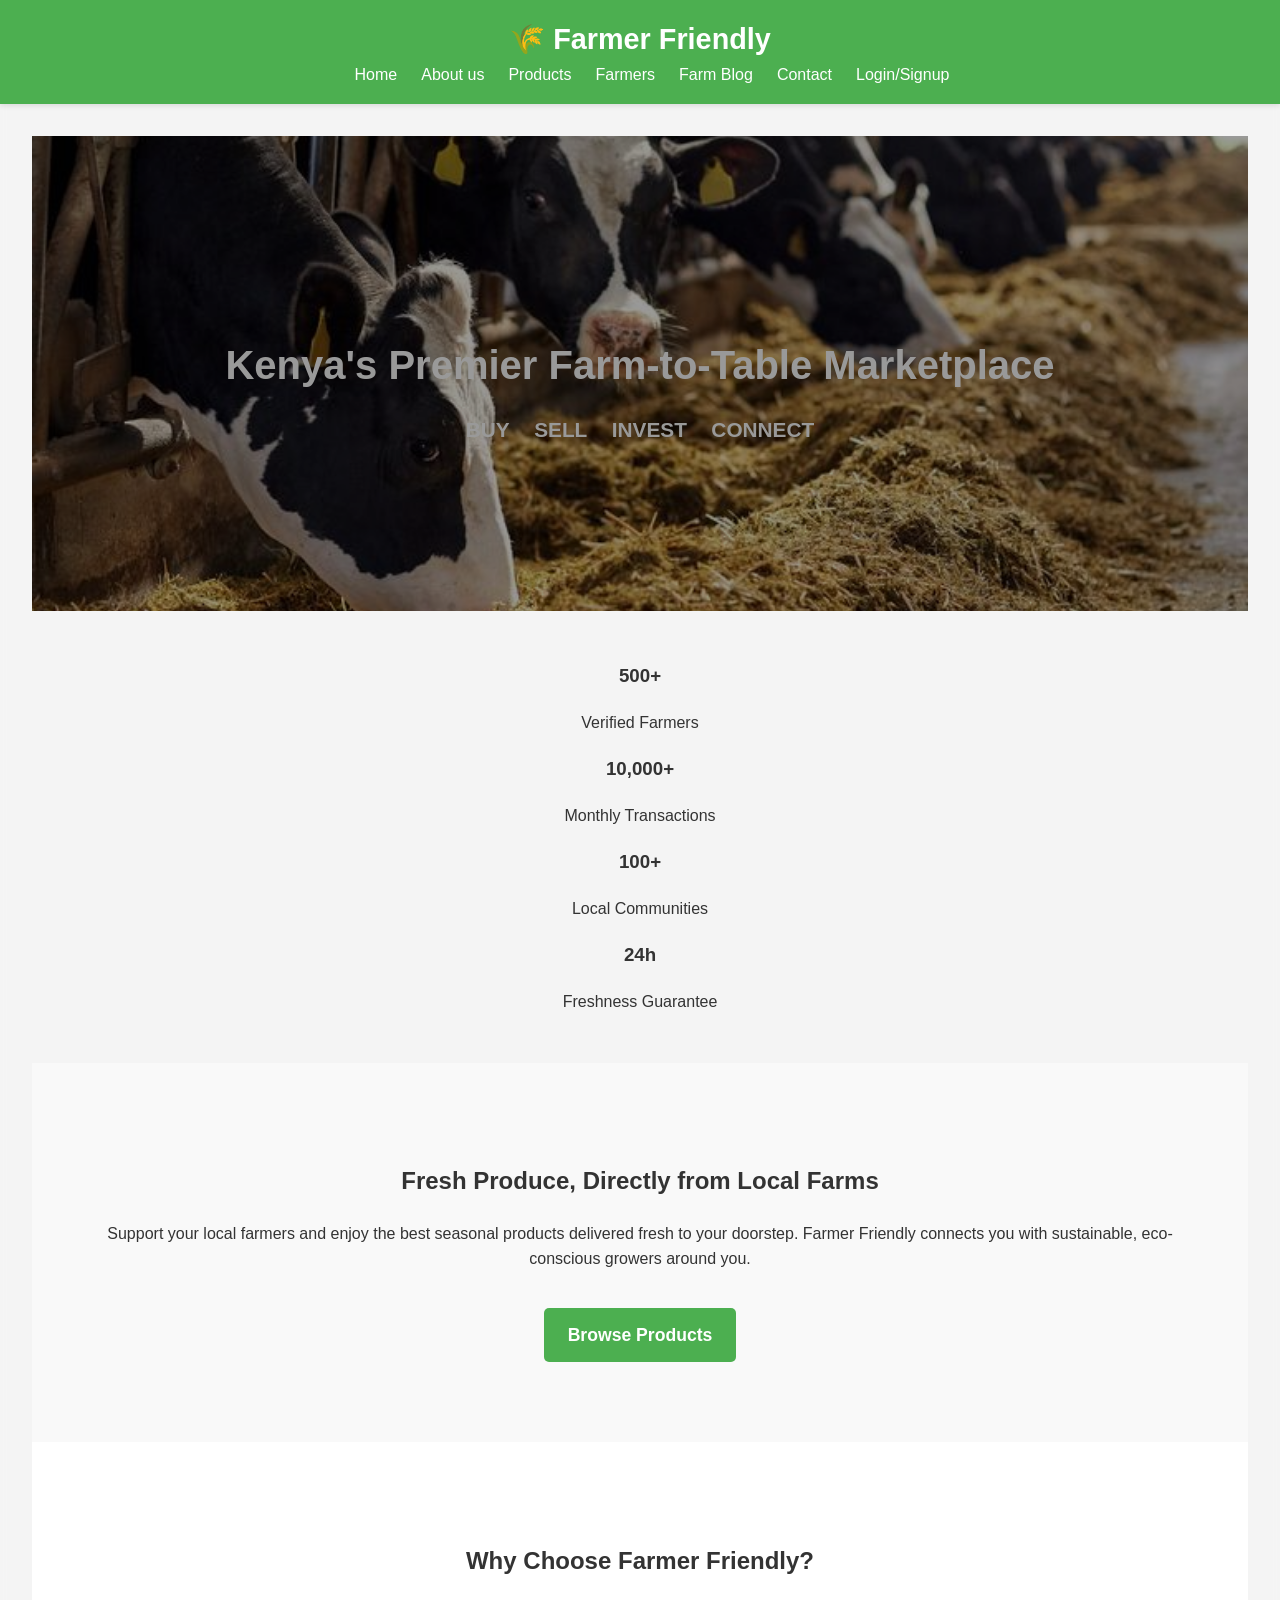
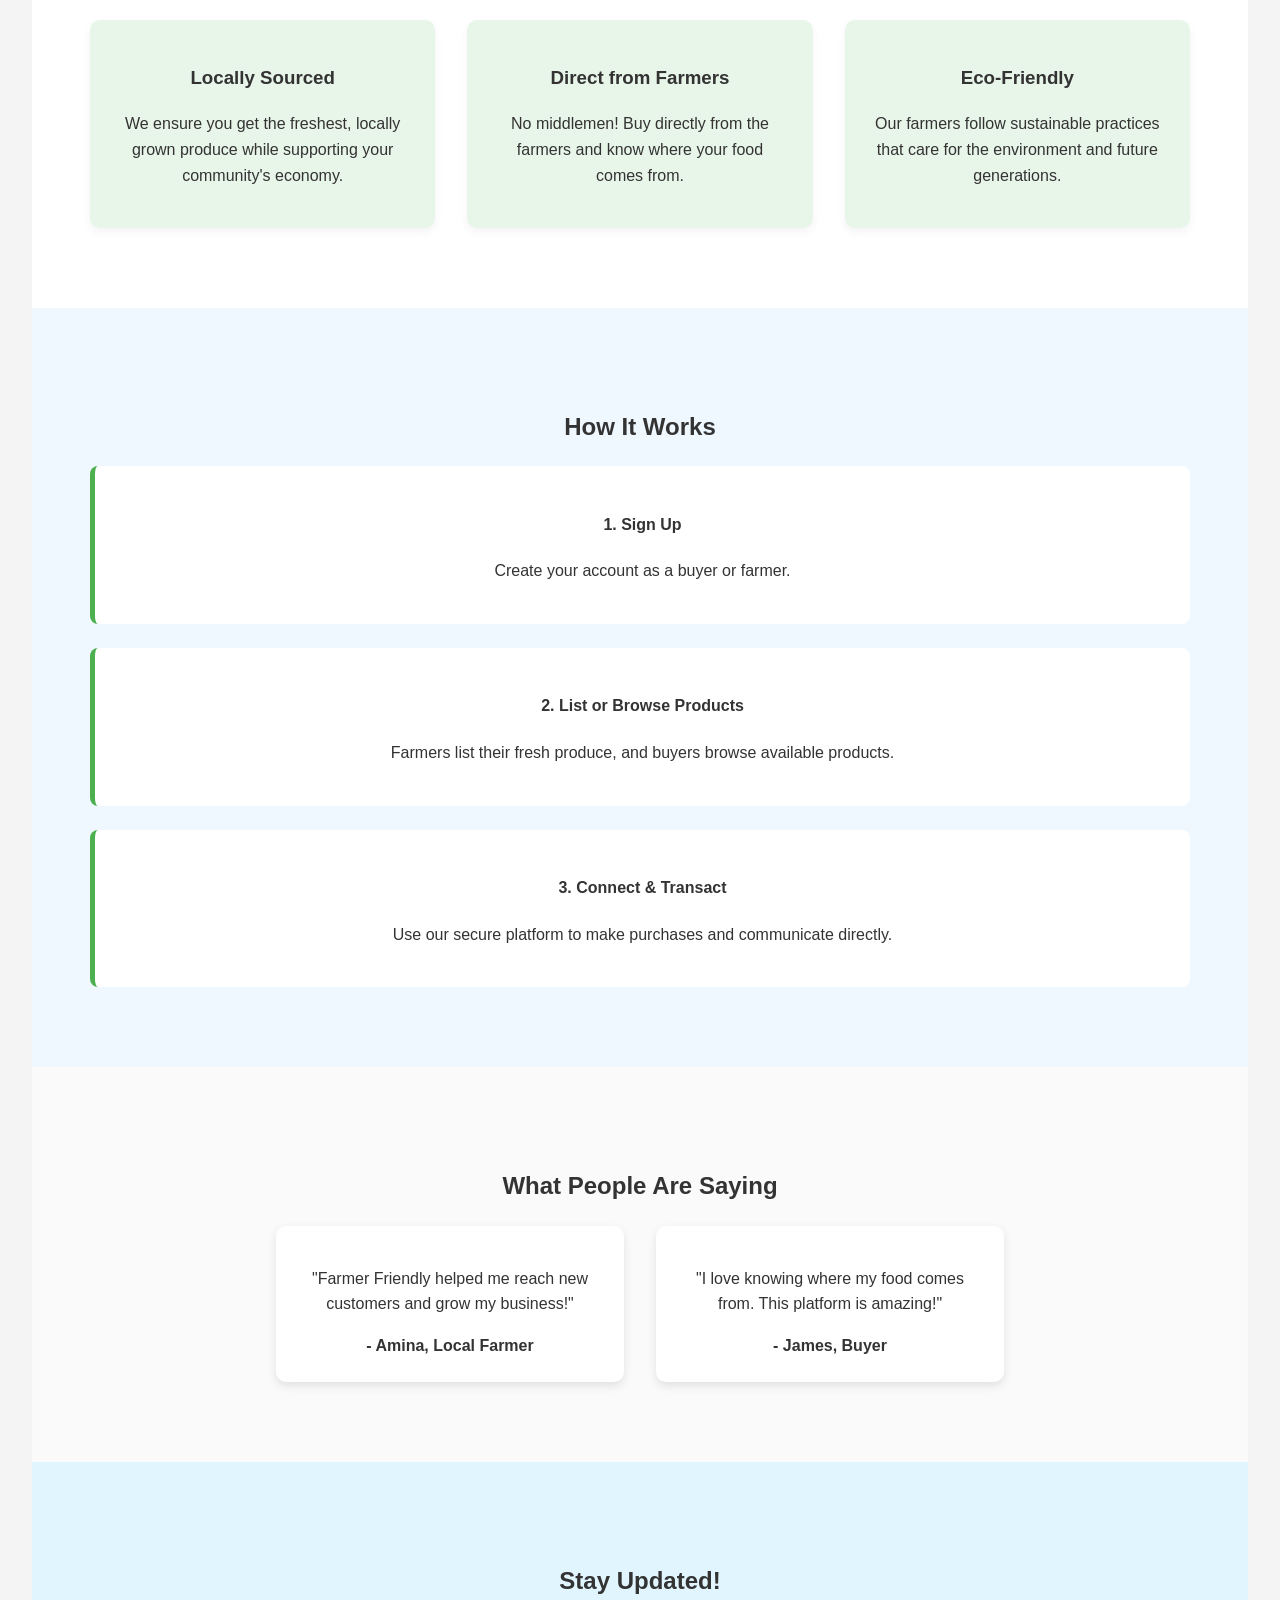
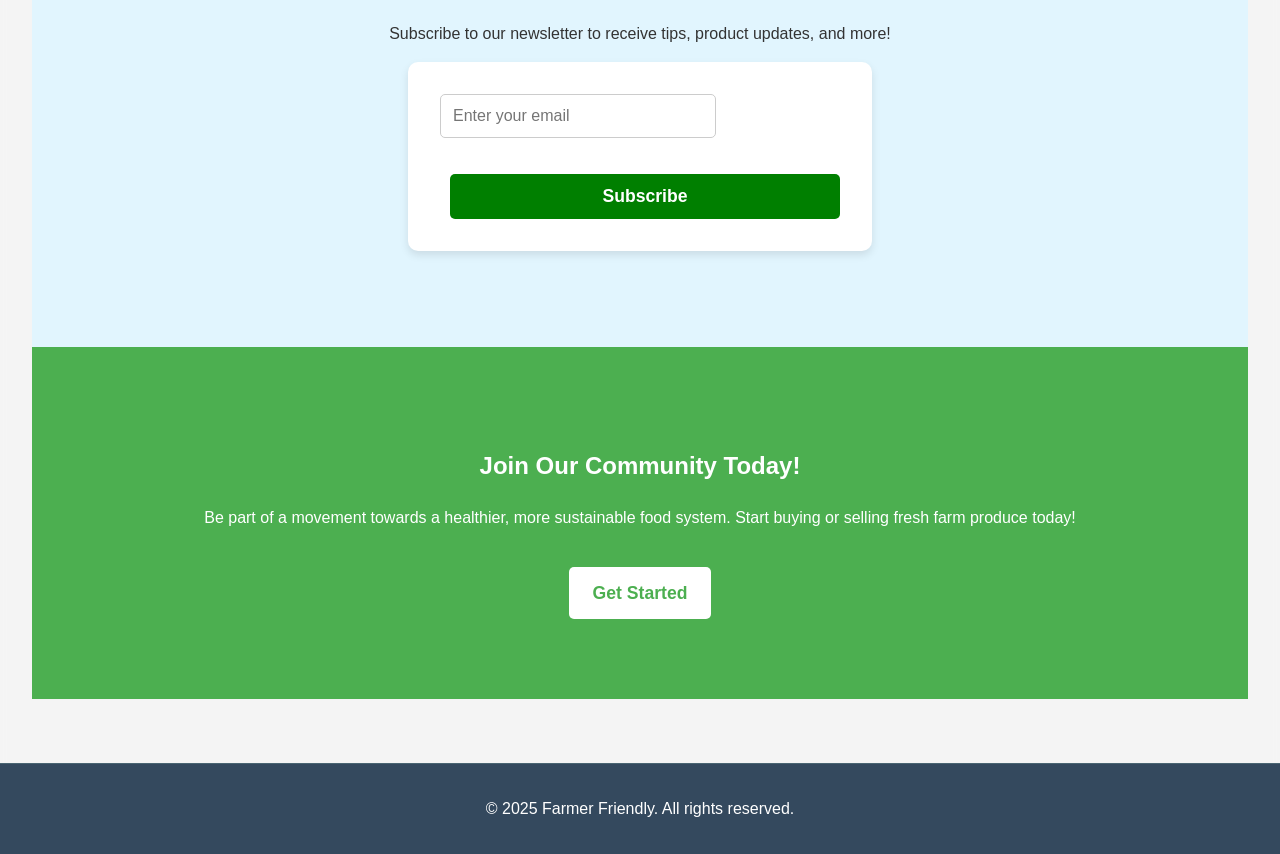
<file: farmer_friendly/index.html>
<!DOCTYPE html>
<html lang="en">
<head>
    <meta charset="UTF-8">
    <meta name="viewport" content="width=device-width, initial-scale=1.0">
    <title>Home - Farmer Friendly</title>
    <link rel="stylesheet" href="Rizz.css">
    <link rel="stylesheet" href="https://cdnjs.cloudflare.com/ajax/libs/font-awesome/6.0.0/css/all.min.css">
    </head>
</head>
<body>
    <header>
        <h1>🌾 Farmer Friendly</h1>
        <nav>
            <ul>
                <li><a href="index.html">Home</a></li>
                <li><a href="about us.html">About us</a></li>
                <li><a href="products.html">Products</a></li>
                <li><a href="farmers.html">Farmers</a></li>
                <li><a href="blog.html">Farm Blog</a></li>
                <li><a href="contact.html">Contact</a></li>
                <li><a href="login.html">Login/Signup</a></li>
            </ul>
        </nav>
    </header>

    <main>
        <!-- Hero Section -->
        <section class="hero">
            <div class="sliding-banner">
                <div class="banner-content">
                    <h1>Kenya's Premier Farm-to-Table Marketplace</h1>
                    <div class="sliding-words">
                        <span>BUY</span>
                        <span>SELL</span>
                        <span>INVEST</span>
                        <span>CONNECT</span>
                    </div>
                    </div>
                </div>
            </div>
        </section>
 <!-- Stats Bar -->
 <section class="stats-bar">
    <div class="container">
        <div class="stat-item">
            <h3>500+</h3>
            <p>Verified Farmers</p>
        </div>
        <div class="stat-item">
            <h3>10,000+</h3>
            <p>Monthly Transactions</p>
        </div>
        <div class="stat-item">
            <h3>100+</h3>
            <p>Local Communities</p>
        </div>
        <div class="stat-item">
            <h3>24h</h3>
            <p>Freshness Guarantee</p>
        </div>
    </div>
</section>
         
        <!-- Welcome Section -->
        <section class="welcome">
            <div class="container">
                <h2>Fresh Produce, Directly from Local Farms</h2>
                <p>Support your local farmers and enjoy the best seasonal products delivered fresh to your doorstep. Farmer Friendly connects you with sustainable, eco-conscious growers around you.</p>
                <a href="products.html" class="btn">Browse Products</a>
            </div>
        </section>

        <!-- Features Section -->
        <section class="features">
            <div class="container">
                <h2>Why Choose Farmer Friendly?</h2>
                <div class="feature-grid">
                    <div class="feature-item">
                        <h3>Locally Sourced</h3>
                        <p>We ensure you get the freshest, locally grown produce while supporting your community's economy.</p>
                    </div>
                    <div class="feature-item">
                        <h3>Direct from Farmers</h3>
                        <p>No middlemen! Buy directly from the farmers and know where your food comes from.</p>
                    </div>
                    <div class="feature-item">
                        <h3>Eco-Friendly</h3>
                        <p>Our farmers follow sustainable practices that care for the environment and future generations.</p>
                    </div>
                </div>
            </div>
        </section>

        <!-- How It Works Section -->
    <section class="how-it-works">
        <div class="container">
            <h2>How It Works</h2>
            <div class="steps">
                <div class="step">
                    <h4>1. Sign Up</h4>
                    <p>Create your account as a buyer or farmer.</p>
                </div>
                <div class="step">
                    <h4>2. List or Browse Products</h4>
                    <p>Farmers list their fresh produce, and buyers browse available products.</p>
                </div>
                <div class="step">
                    <h4>3. Connect & Transact</h4>
                    <p>Use our secure platform to make purchases and communicate directly.</p>
                </div>
            </div>
        </div>
    </section>

    <!-- Testimonials Section -->
    <section class="testimonials">
        <div class="container">
            <h2>What People Are Saying</h2>
            <div class="testimonial-grid">
                <div class="testimonial">
                    <p>"Farmer Friendly helped me reach new customers and grow my business!"</p>
                    <strong>- Amina, Local Farmer</strong>
                </div>
                <div class="testimonial">
                    <p>"I love knowing where my food comes from. This platform is amazing!"</p>
                    <strong>- James, Buyer</strong>
                </div>
            </div>
        </div>
    </section>

        <!-- Newsletter Section -->
    <section class="newsletter">
        <div class="container">
            <h2>Stay Updated!</h2>
            <p>Subscribe to our newsletter to receive tips, product updates, and more!</p>
            <form action="subscribe.php" method="post" class="newsletter-form">
                <input type="email" name="email" placeholder="Enter your email" required>
                <button type="submit" class="btn">Subscribe</button>
            </form>
        </div>
    </section>
        <!-- Call to Action Section -->
        <section class="cta">
            <div class="container">
                <h2>Join Our Community Today!</h2>
                <p>Be part of a movement towards a healthier, more sustainable food system. Start buying or selling fresh farm produce today!</p>
                               
                <a href="register.html" class="btn">Get Started</a>
            </div>
        </section>
        
    </main>
    <footer>     
        <p>&copy; 2025 Farmer Friendly. All rights reserved.</p>
    </footer>
    <script src="script.js"></script>
</body>
</html>
</file>
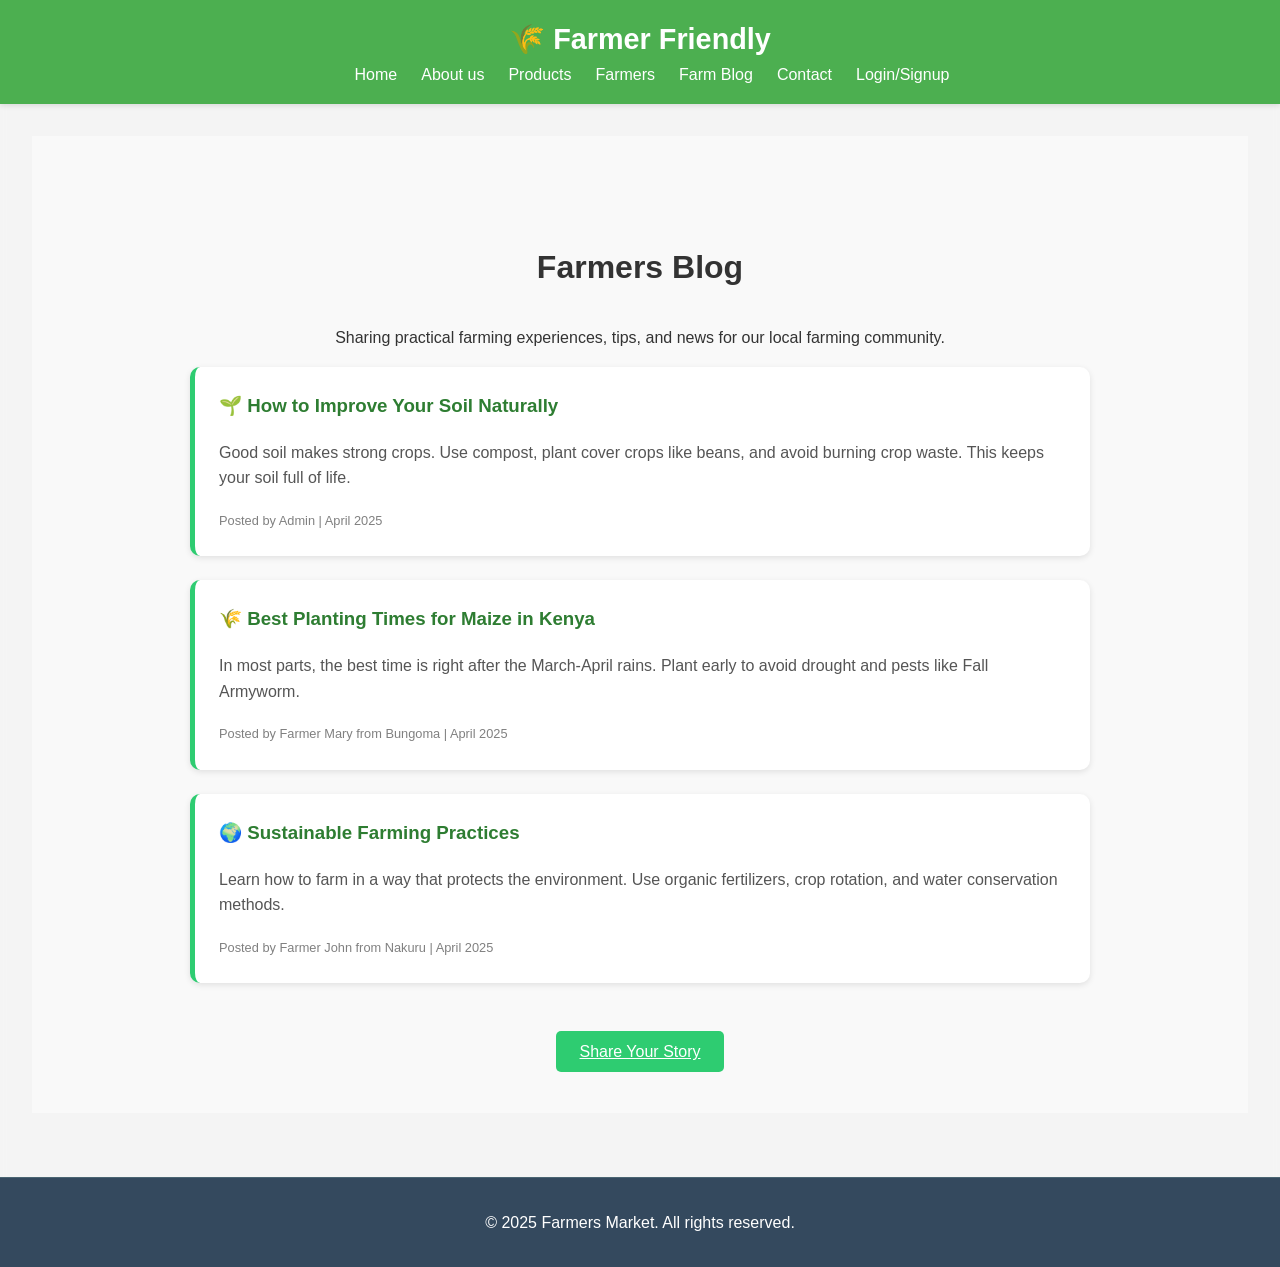
<file: farmer_friendly/Blog.html>
<!DOCTYPE html>
<html lang="en">
<head>
    <meta charset="UTF-8">
    <meta name="viewport" content="width=device-width, initial-scale=1.0">
    <title>Cart- Farmer Friendly</title>
    <link rel="stylesheet" href="Rizz.css">
    <link rel="stylesheet" href="https://cdnjs.cloudflare.com/ajax/libs/font-awesome/6.0.0/css/all.min.css">
</head>
<body>
    <header>
        <h1>🌾 Farmer Friendly</h1>
        <nav>
            <ul>
                <li><a href="index.html">Home</a></li>
                <li><a href="about us.html">About us</a></li>
                <li><a href="products.html">Products</a></li>
                <li><a href="farmers.html">Farmers</a></li>
                <li><a href="blog.html">Farm Blog</a></li>
                <li><a href="contact.html">Contact</a></li>
                <li><a href="login.html">Login/Signup</a></li>
            </ul>
        </nav>
    </header>
    
    <main>
   </section>
        <section class="blog-section">
          <div class="container">
            <h2>Farmers Blog</h2>
            <p>Sharing practical farming experiences, tips, and news for our local farming community.</p>
            
            <div class="blog-post">
              <h3>🌱 How to Improve Your Soil Naturally</h3>
              <p>Good soil makes strong crops. Use compost, plant cover crops like beans, and avoid burning crop waste. This keeps your soil full of life.</p>
              <small>Posted by Admin | April 2025</small>
            </div>
        
            <div class="blog-post">
              <h3>🌾 Best Planting Times for Maize in Kenya</h3>
              <p>In most parts, the best time is right after the March-April rains. Plant early to avoid drought and pests like Fall Armyworm.</p>
              <small>Posted by Farmer Mary from Bungoma | April 2025</small>
            </div>
           
            <div class="blog-post">
              <h3>🌍 Sustainable Farming Practices</h3>
                <p>Learn how to farm in a way that protects the environment. Use organic fertilizers, crop rotation, and water conservation methods.</p>
          
                <small>Posted by Farmer John from Nakuru | April 2025</small>
            </div>
        </div>
              <a href="submit_blog.html" class="btn-green">Share Your Story</a>
            </div>
          </section>
                    

    </main>




    <footer>
        <p>&copy; 2025 Farmers Market. All rights reserved.</p>
    </footer>
    <script src="script.js"></script>
</body>
</html>
</file>
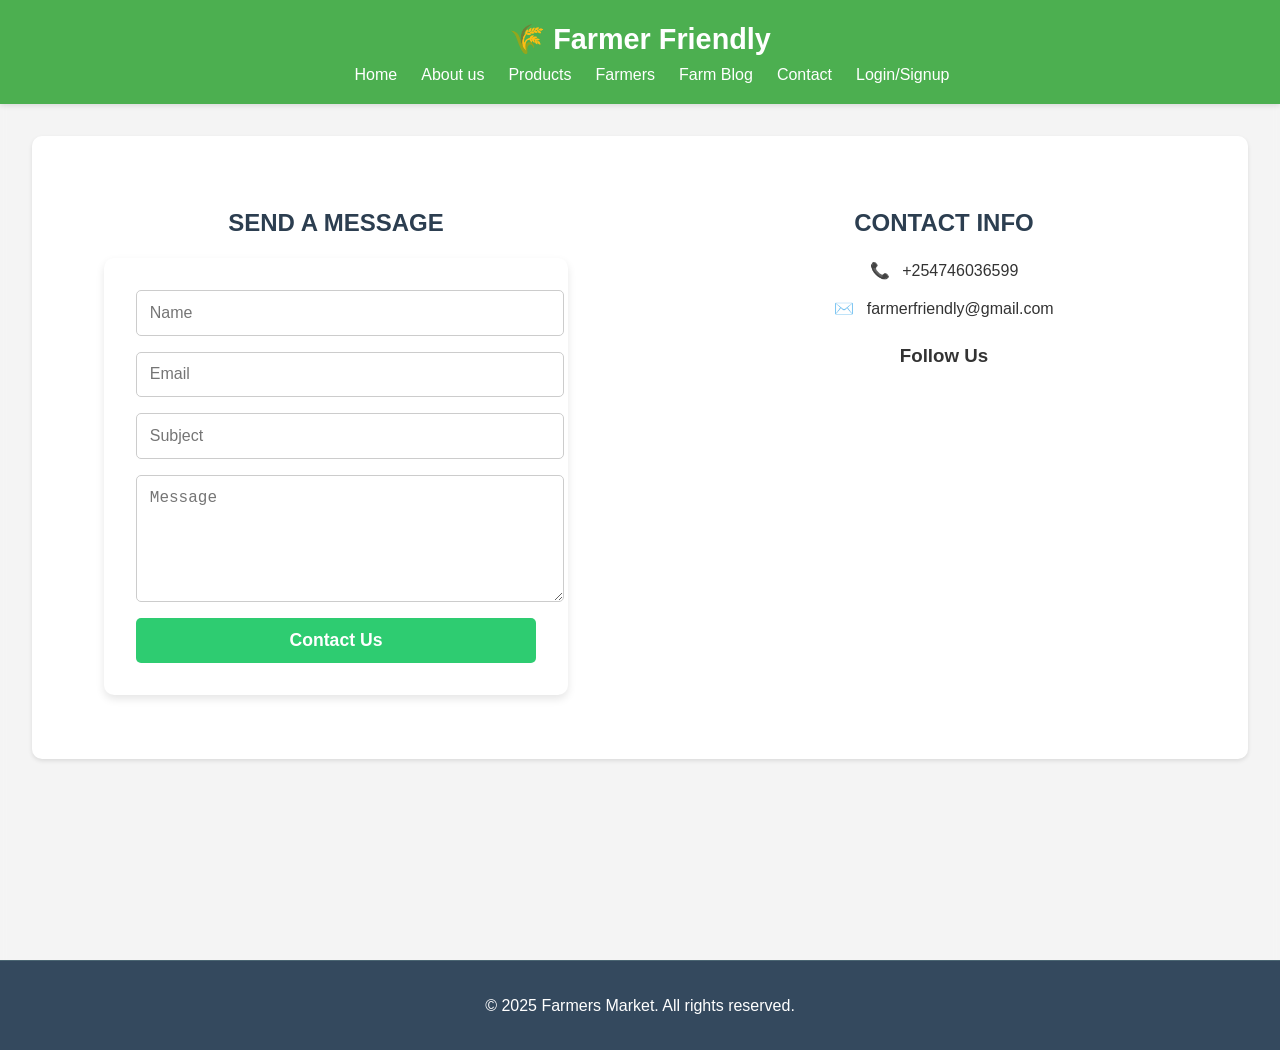
<file: farmer_friendly/Contact.html>
<!DOCTYPE html>
<html lang="en">
<head>
    <meta charset="UTF-8">
    <meta name="viewport" content="width=device-width, initial-scale=1.0">
    <title>Contact - Farmer Friendly</title>
    <link rel="stylesheet" href="Rizz.css">
    <link rel="stylesheet" href="https://cdnjs.cloudflare.com/ajax/libs/font-awesome/6.0.0/css/all.min.css">
    
<link
rel="stylesheet"
href="https://cdnjs.cloudflare.com/ajax/libs/font-awesome/6.5.0/css/all.min.css"
/>

</head>
<body>
    <header>
        <h1>🌾 Farmer Friendly</h1>
        <nav>
            <ul>
                <li><a href="index.html">Home</a></li>
                <li><a href="about us.html">About us</a></li>
                <li><a href="products.html">Products</a></li>
                <li><a href="farmers.html">Farmers</a></li>
                <li><a href="blog.html">Farm Blog</a></li>
                <li><a href="contact.html">Contact</a></li>
                <li><a href="login.html">Login/Signup</a></li>    
            </ul>
        </nav>
    </header>
    
    <main>
        <section class="contact-section">
            <div class="contact-container">
              <div class="contact-form">
                <h2>SEND A MESSAGE</h2>
                <form>
                    <form action="send_mail.php" method="POST">
                        <input type="text" name="name" placeholder="Name" required>
                        <input type="email" name="email" placeholder="Email" required>
                        <input type="text" name="subject" placeholder="Subject" required>
                        <textarea name="message" placeholder="Message" rows="6" required></textarea>
                        <button type="submit" class="btn-green">Contact Us</button>
                      </form>
              </div>
            <div class="contact-info">
               <h2>CONTACT INFO</h2>
               <p><span class="icon">📞</span> +254746036599</p>
               <p><span class="icon">✉️</span> farmerfriendly@gmail.com</p>
               <h3>Follow Us</h3>               
              </div>               
            </div>
     </div>
         </div>  
                  </div>
    </div>
        </section>
    </main>    
    <footer>
        <p>&copy; 2025 Farmers Market. All rights reserved.</p>
    </footer>
    <script src="script.js"></script>
</body>
</html>
</file>
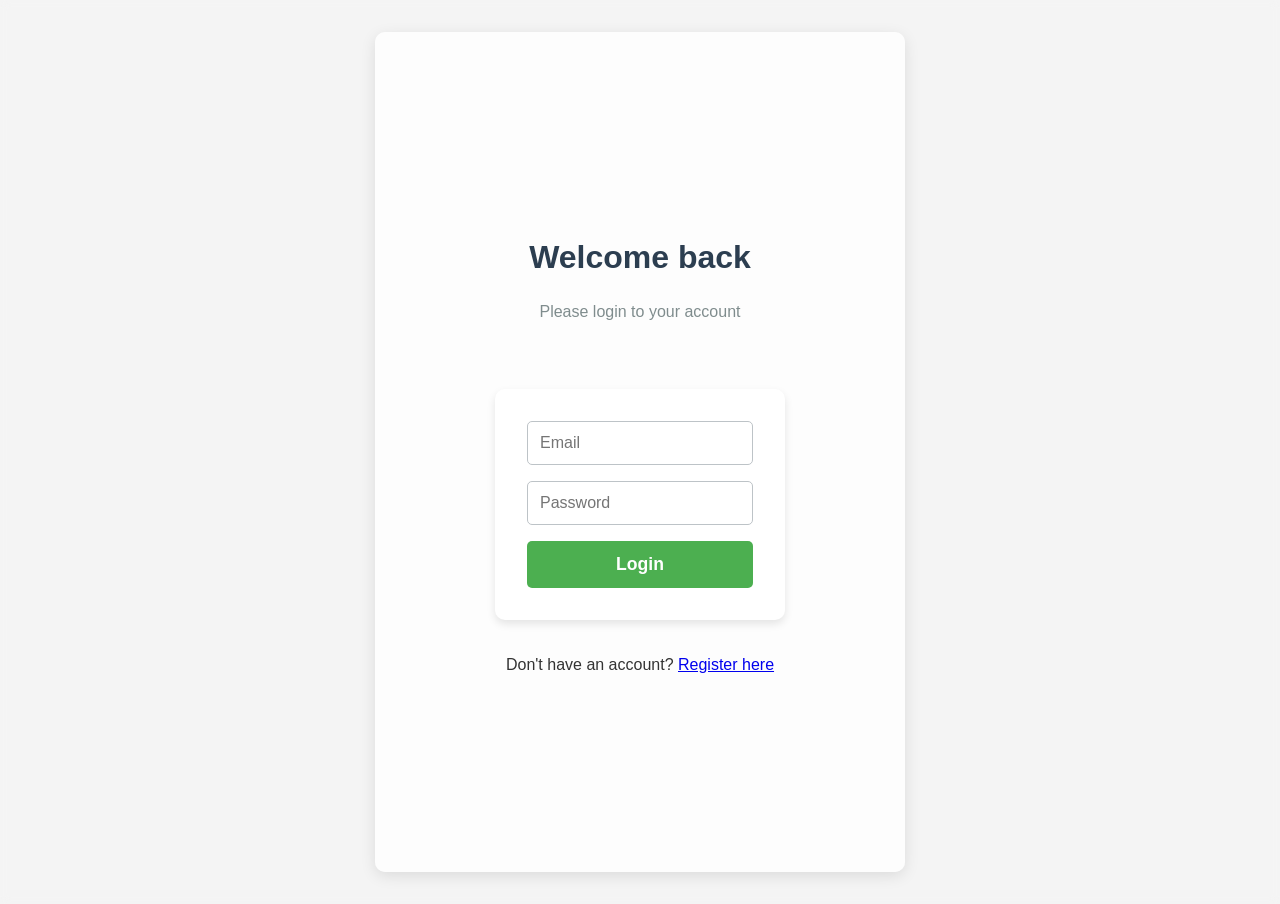
<file: farmer_friendly/login.html>
<!DOCTYPE html>
<html lang="en">
<head>
    <meta charset="UTF-8">
    <meta name="viewport" content="width=device-width, initial-scale=1.0">
    <title>Login - Farmer Friendly</title>
    <link rel="stylesheet" href="Rizz.css">
    <link rel="stylesheet" href="https://cdnjs.cloudflare.com/ajax/libs/font-awesome/6.0.0/css/all.min.css">
</head>
      <body>
                <div class="login-background">

    <main class="login-container">
        <div class="login-header">
            <h1>Welcome back</h1>
            <p>Please login to your account</p>
        </div>
        <form action="login.php" method="POST">
            <input type="email" name="email" placeholder="Email" required>
            <input type="password" name="password" placeholder="Password" required>
            <button type="submit">Login</button>
        </form>
        <div class="login-footer">
            <p>Don't have an account? <a href="register.html">Register here</a></p>
        </div>
    </main>
    <script src="script.js"></script>
</body>
</html>
</file>
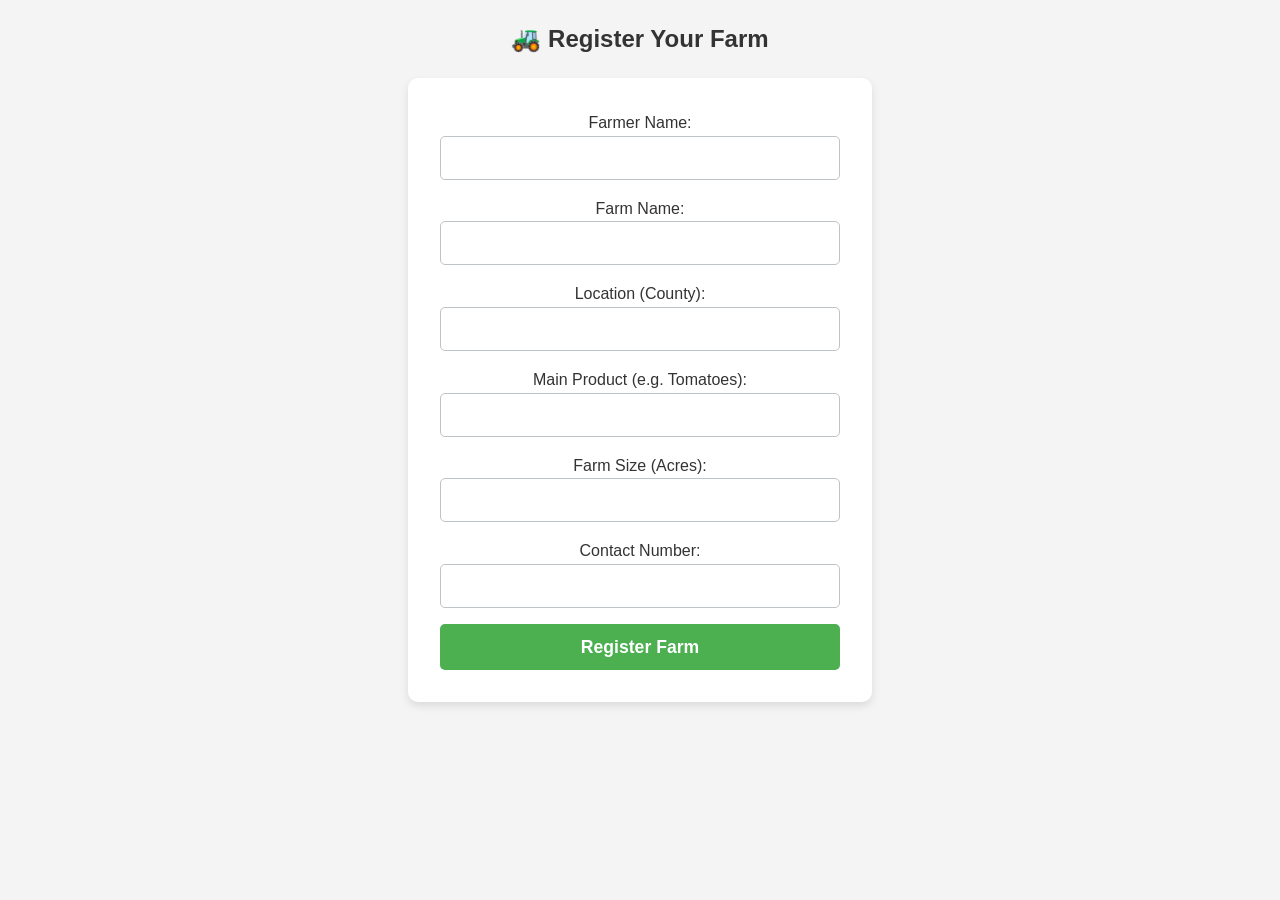
<file: farmer_friendly/register_farm.html>
<!DOCTYPE html>
<html lang="en">
<head>
  <meta charset="UTF-8">
  <title>Register Your Farm - Farmer Friendly</title>
  <link rel="stylesheet" href="Rizz.css">
</head>
<body>
  <h2>🚜 Register Your Farm</h2>
  <form action="register_farm.php" method="POST">
    <label for="farmer_name">Farmer Name:</label>
    <input type="text" id="farmer_name" name="farmer_name" required>

    <label for="farm_name">Farm Name:</label>
    <input type="text" id="farm_name" name="farm_name" required>

    <label for="location">Location (County):</label>
    <input type="text" id="location" name="location" required>

    <label for="product">Main Product (e.g. Tomatoes):</label>
    <input type="text" id="product" name="product" required>

    <label for="size">Farm Size (Acres):</label>
    <input type="number" id="size" name="size" step="0.1" required>

    <label for="contact">Contact Number:</label>
    <input type="text" id="contact" name="contact" required>

    <button type="submit">Register Farm</button>
  </form>
</body>
</html>
</file>
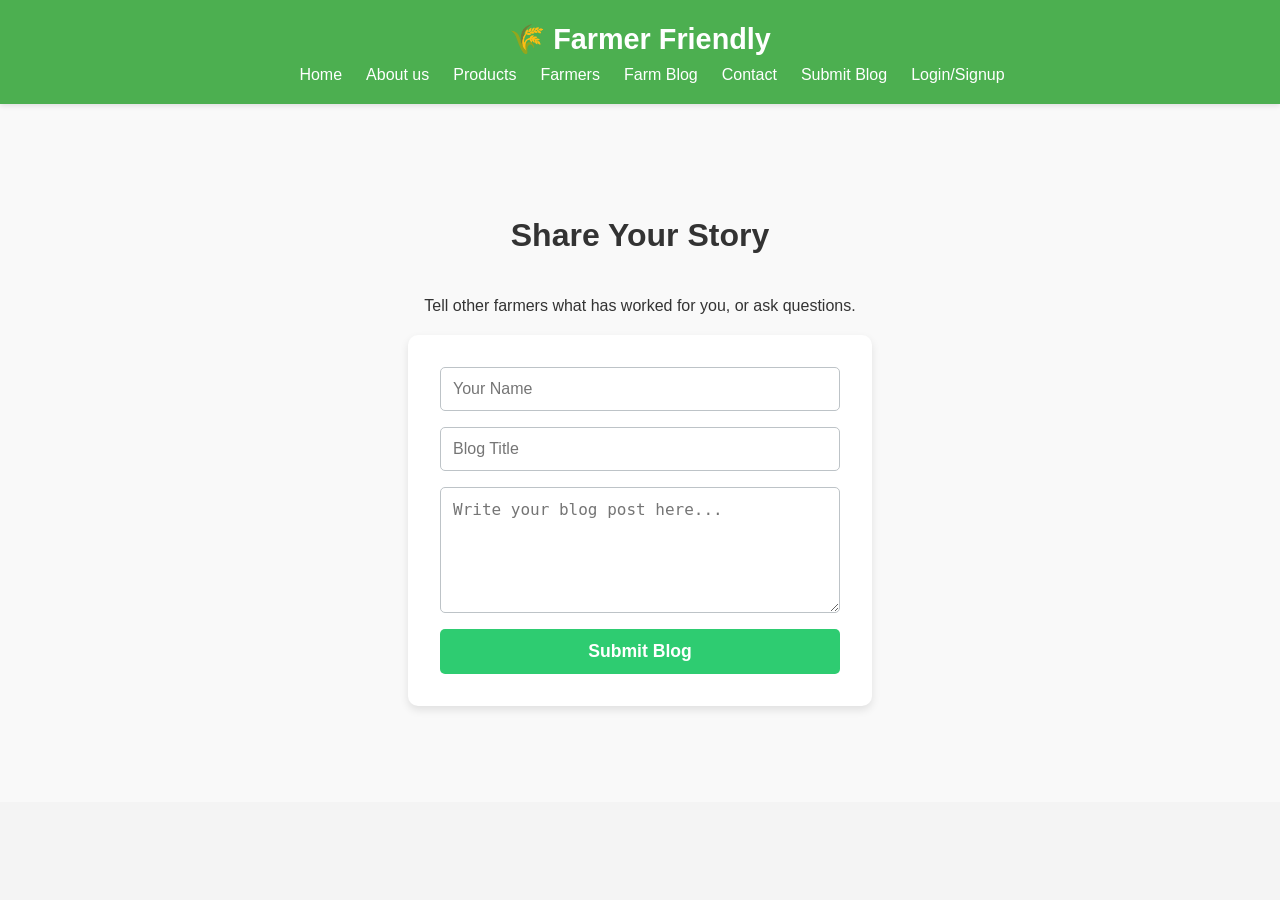
<file: farmer_friendly/submit_blog.html>
<!DOCTYPE html>
<html lang="en">
<head>
  <meta charset="UTF-8">
  <title>Submit Your Story</title>
  <link rel="stylesheet" href="Rizz.css" />
</head>
<body>
    <header>
        <h1>🌾 Farmer Friendly</h1>
        <nav>
            <ul>
                <li><a href="index.html">Home</a></li>
                <li><a href="about us.html">About us</a></li>
                <li><a href="products.html">Products</a></li>
                <li><a href="farmers.html">Farmers</a></li>
                <li><a href="blog.html">Farm Blog</a></li>
                <li><a href="contact.html">Contact</a></li>
                <li><a href="submit_blog.html">Submit Blog</a></li>
                <li><a href="login.html">Login/Signup</a></li>
           
            </ul>
        </nav>
    </header>
  <section class="blog-section">
    <div class="container">
      <h2>Share Your Story</h2>
      <p>Tell other farmers what has worked for you, or ask questions.</p>
      <form action="submit_blog.php" method="POST">
        <input type="text" name="author" placeholder="Your Name" required>
        <input type="text" name="title" placeholder="Blog Title" required>
        <textarea name="content" rows="8" placeholder="Write your blog post here..." required></textarea>
        <button type="submit" class="btn-green">Submit Blog</button>
      </form>
    </div>
  </section>
</body>
</html>
</file>
<file: farmer_friendly/Rizz.css>
body {
    font-family: 'Inter', sans-serif;
    margin: 0;
    padding: 0;
    color: #333;
    background-color: #f4f4f4;
    line-height: 1.6;
    font-size: 16px;
    overflow-x: hidden; 
    backdrop-filter: blur(5px); 
    -moz-osx-font-smoothing: grayscale;
    text-align: center; 
}

header {
    background-color: #4CAF50;
    color: white;
    padding: 1rem 0;
    display: flex;
    justify-content: space-between;
    align-items: center;
    box-shadow: 0 2px 5px rgba(0,0,0,0.1);
    flex-direction: column;
    position: relative;
    z-index: 10;
}

header h1 {
    margin: 0;
    font-size: 1.8rem;
}

nav ul {
    list-style: none;
    display: flex;
    margin: 0;
    padding: 0;
}

nav ul li {
    margin-left: 1.5rem;
}

nav ul li a {
    color: white;
    text-decoration: none;
    font-weight: 500;
    transition: color 0.3s ease;
}

nav ul li a:hover {
    color: #f1f1f1;
}

main {
    padding: 2rem;
    min-height: calc(100vh - 140px);
}

#hero {
    background: linear-gradient(to bottom, rgba(255,255,255,0.9), rgba(255,255,255,0.7));
    color: black;
    text-align: center;
    padding: 4rem 2rem;
    border-radius: 10px;
    margin-bottom: 2rem;
}
.hero {
    background-image: url('vow.jpg'); /* Replace with your image path */    
    background-size: cover;
    background-position: center;
    background-repeat: no-repeat;
    height: 475px; /* You can adjust height */
    display: flex;
    align-items: center;
    justify-content: center;
    text-align: center;
    position: relative;
    color: white;
  }
  
  .hero::after {
    content: "";
    position: absolute;
    top: 0; left: 0;
    width: 100%; height: 100%;
    background-color: rgba(0, 0, 0, 0.4); /* dark overlay for better text readability */
  }

  .hero h1 {
    font-size: 2.5rem;
    margin-bottom: 1rem;
  }
  
  .hero p {
    font-size: 1.5rem;
    font-weight: bold;
  }
  
.hero-content {
    max-width: 800px;
    margin: 0 auto;
    position: relative; 
    z-index: 1;
}

.hero-content h2 {
    font-size: 2.2rem;
    margin-bottom: 1rem;
    color: #2c3e50;
}

.hero-content p {
    font-size: 1.1rem;
    margin-bottom: 2rem;
    color: #444;
}

.btn {
    background-color: #4CAF50;
    color: white;
    padding: 0.8rem 1.5rem;
    border: none;
    cursor: pointer;
    text-decoration: none;
    display: inline-block;
    border-radius: 5px;
    font-size: 1.1rem;
    transition: background-color 0.3s ease;
    font-weight: 600;
    margin-top: 20px;
}

.btn:hover {
    background-color: #45a049;
}

/* Welcome Section */
.welcome {
    padding: 60px 20px;
    text-align: center;
    background-color: #f5f5f5;
}

/* Features Section */
.features {
    padding: 60px 20px;
    background-color: #ffffff;
}

.features h2 {
    text-align: center;
    margin-bottom: 40px;
}

.feature-grid {
    display: flex;
    gap: 30px;
    justify-content: center;
    display: flex;
    flex-wrap: wrap;}

.feature-item {
    background-color: #f0f8f5;
    padding: 20px;
    border-radius: 10px;
    width: 300px;
    box-shadow: 0 2px 8px rgba(0,0,0,0.1);
}

/* Call to Action Section */
.cta {
    padding: 60px 20px;
    background-color: #4CAF50;
    color: white;
    text-align: center;
}

.cta a.btn {
    background-color: white;
    color: #4CAF50;
    padding: 12px 24px;
    text-decoration: none;
    font-weight: bold;
    border-radius: 5px;
    margin-top: 20px;
    display: inline-block;
}

.cta a.btn:hover {
    background-color: #f5f5f5;
}
.products-section, .farmers-section, .contact-section, .cart-section, .login-section {
    padding: 2rem 1rem;
    text-align: center;
    margin-bottom: 2rem;
    background-color: #ffffff;
    border-radius: 10px;
    box-shadow: 0 2px 4px rgba(0, 0, 0, 0.1);
}

.products-section h2, .farmers-section h2, .contact-section h2, .cart-section h2, .login-section h2 {
    color: #2c3e50;
    font-size: 2rem;
    margin-bottom: 1rem;
}

.product-grid, .farmer-grid {
    display: grid;
    grid-template-columns: repeat(auto-fit, minmax(280px, 1fr));
    gap: 1.5rem;
    margin-top: 2rem;
}

.product-card, .farmer-card {
    background-color: #ffffff;
    padding: 1.5rem;
    text-align: center;
    border-radius: 10px;
    box-shadow: 0 4px 8px rgba(0, 0, 0, 0.1);
    transition: transform 0.2s ease-in-out, box-shadow 0.2s ease-in-out;
}

.product-card:hover, .farmer-card:hover {
    transform: translateY(-5px);
    box-shadow: 0 6px 12px rgba(0, 0, 0, 0.15);
}

.product-card img, .farmer-card img {
    max-width: 100%;
    height: 200px;
    object-fit: cover;
    border-radius: 8px;
    margin-bottom: 1rem;
}

.product-card h3, .farmer-card h3 {
    font-size: 1.2rem;
    margin-bottom: 0.5rem;
    color: #34495e;
}

.product-card p {
    margin-bottom: 0.75rem;
    color: #555;
}

form {
    max-width: 400px;
    margin: 1rem auto;
    display: flex;
    flex-direction: column;
    background-color: #ffffff;
    padding: 2rem;
    border-radius: 10px;
    box-shadow: 0 4px 8px rgba(0, 0, 0, 0.1);
}

form input, form textarea {
    padding: 0.75rem;
    margin-bottom: 1rem;
    border: 1px solid #bdc3c7;
    border-radius: 5px;
    transition: border-color 0.3s ease;
    font-size: 1rem;
}

form input:focus, form textarea:focus {
    outline: none;
    border-color: #4CAF50;
    box-shadow: 0 0 5px rgba(76, 175, 80, 0.5);
}

form textarea {
    resize: vertical;
    height: 100px;
}

form button {
    padding: 0.8rem 1.5rem;
    background-color: #4CAF50;
    color: white;
    border: none;
    cursor: pointer;
    border-radius: 5px;
    font-size: 1.1rem;
    transition: background-color 0.3s ease;
    font-weight: 600;
}

form button:hover {
    background-color: #45a049;
}

footer {
    background-color: #34495e;
    color: white;
    text-align: center;
    padding: 1rem;
    margin-top: 2rem;
    border-top: 1px solid #4a6572;
}

/* Cart Specific Styles */
#cart-items {
    text-align: left;
    margin-bottom: 1rem;
}

.cart-item {
    display: flex;
    justify-content: space-between;
    align-items: center;
    padding: 1rem;
    border-bottom: 1px solid #eee;
    margin-bottom: 1rem;
}

.cart-item-info {
    display: flex;
    align-items: center;
    gap: 1rem;
}

.cart-item-info img {
    width: 60px;
    height: 60px;
    object-fit: cover;
    border-radius: 4px;
}

.cart-item-controls {
    display: flex;
    align-items: center;
    gap: 1rem;
}

.quantity-input {
    width: 50px;
    padding: 0.5rem;
    text-align: center;
    border: 1px solid #ddd;
    border-radius: 4px;
}

.remove-btn {
    background-color: #e74c3c;
    color: white;
    border: none;
    padding: 0.5rem 1rem;
    border-radius: 4px;
    cursor: pointer;
    transition: background-color 0.3s ease;
}

.remove-btn:hover {
    background-color: #c0392b;
}

#cart-total {
    text-align: right;
    font-size: 1.2rem;
    font-weight: bold;
    color: #2c3e50;
    margin: 1rem 0;
}

#checkout-button {
    margin-top: 1rem;
    background-color: #f39c12;
    color: white;
    padding: 0.75rem 1.5rem;
    border: none;
    border-radius: 5px;
    cursor: pointer;
    font-size: 1.1rem;
    transition: background-color 0.3s ease;
    font-weight: 600;
    width: 100%;
}

#checkout-button:hover {
    background-color: #e67e22;
}

/* Responsive Design */
@media (max-width: 768px) {

    
    nav ul {
        margin-top: 1rem;
        flex-wrap: wrap;
        justify-content: center;
    }
    
    nav ul li {
        margin: 0.5rem;
    }
    
    .product-grid, .farmer-grid {
        grid-template-columns: 1fr;
    }
    
    .cart-item {
        flex-direction: column;
        align-items: flex-start;
    }
    
    .cart-item-controls {
        margin-top: 1rem;
        width: 100%;
        justify-content: space-between;
    }
}
/* Login Container */
.login-background {
    min-height: calc(100vh - 140px);
    display: flex;
    justify-content: center;
    align-items: center;
    background-size: cover;
    background-position: center;
    padding: 2rem;
}
.login-container {
    display: flex;
    flex-direction: column;
    justify-content: center;
    align-items: center;
    background: rgba(255, 255, 255, 0.8); /* Semi-transparent white */
    border-radius: 10px;
    box-shadow: 0 4px 15px rgba(0, 0, 0, 0.1);
    padding: 2.5rem;
    width: 100%;
    max-width: 450px;
}
.login-background h1 {
    color: #2c3e50;
    font-size: 2.5rem;
    margin-bottom: 0.5rem;
}
.login-header {
    text-align: center;
    margin-bottom: 2rem;
}

.login-header h1 {
    color: #2c3e50;
    font-size: 2rem;
    margin-bottom: 0.5rem;
}

.login-header p {
    color: #7f8c8d;
}

/* Form Styles */
.login-form {
    display: flex;
    flex-direction: column;
    gap: 1.5rem;
}

.form-group {
    display: flex;
    flex-direction: column;
    gap: 0.5rem;
}

.form-group label {
    font-weight: 600;
    color: #2c3e50;
}

.form-group input {
    padding: 0.8rem 1rem;
    border: 1px solid #ddd;
    border-radius: 5px;
    font-size: 1rem;
    transition: border-color 0.3s ease;
}

.form-group input:focus {
    outline: none;
    border-color: #4CAF50;
    box-shadow: 0 0 5px rgba(76, 175, 80, 0.5);
}

.form-options {
    display: flex;
    justify-content: space-between;
    align-items: center;
}

.form-options label {
    display: flex;
    align-items: center;
    gap: 0.5rem;
    color: #7f8c8d;
    cursor: pointer;
}

.form-options a {
    color: #4CAF50;
    text-decoration: none;
    font-size: 0.9rem;
}

.form-options a:hover {
    text-decoration: underline;
}

/* Button Styles */
.login-btn {
    background-color: #4CAF50;
    color: white;
    border: none;
    padding: 0.8rem;
    border-radius: 5px;
    font-size: 1.1rem;
    font-weight: 600;
    cursor: pointer;
    transition: background-color 0.3s ease;
}

.login-btn:hover {
    background-color: #45a049;
}

/* Footer Styles */
.login {
    text-align: center;
    margin-top: 1.5rem;
    color: #7f8c8d;
}

.login a {
    color: #4CAF50;
    text-decoration: none;
    font-weight: 600;
}

.login a:hover {
    text-decoration: underline;
}

/* Responsive Design */
@media (max-width: 768px) {
    nav ul {
        margin-top: 1rem;
        flex-wrap: wrap;
        justify-content: center;
    }
    
    .login-container {
        padding: 1.5rem;
    }
}

@media (max-width: 480px) {
    .form-options {
        flex-direction: column;
        align-items: flex-start;
        gap: 1rem;
    }
}
.about-section {
    display: flex;
    align-items: center;
    justify-content: center;
    gap: 2rem;
    padding: 2rem;
    flex-wrap: wrap;
}

.about-image img {
    max-width: 400px;
    width: 100%;
    height: auto;
    border-radius: 12px;
    box-shadow: 0 4px 10px rgba(0, 0, 0, 0.1);
}

.about-text {
    max-width: 600px;
}

.about-text h2 {
    font-size: 2rem;
    color: #2c3e50;
    margin-bottom: 1rem;
    text-align: left;
}

.about-text p {
    font-size: 1rem;
    color: #555;
    line-height: 1.6;
    margin-bottom: 1rem;
    text-align: left;
}

.about-text a {
    color: #3498db;
    text-decoration: none;
}

.about-text a:hover {
    text-decoration: underline;
}
/* General Container */
.container {
    max-width: 1100px;
    margin: 0 auto;
    padding: 2rem;
}

/* Hero Section Animation */
.sliding-words span {
    display: inline-block;
    margin: 0 10px;
    font-weight: bold;
    animation: slideWords 3s infinite;
    font-size: 1.3rem;
    color: white;
}

@keyframes slideWords {
    0% { opacity: 0; transform: translateY(10px); }
    50% { opacity: 1; transform: translateY(0); }
    100% { opacity: 0; transform: translateY(-10px); }
}

/* Welcome Section */
.welcome {
    background-color: #f9f9f9;
    padding: 3rem 0;
    text-align: center;
}

/* Features Section */
.features {
    background-color: #fff;
    padding: 3rem 0;
}
.feature-grid {
    display: flex;
    flex-wrap: wrap;
    justify-content: space-around;
    gap: 2rem;
}
.feature-item {
    flex: 1;
    min-width: 250px;
    padding: 1.5rem;
    background-color: #e8f5e9;
    border-radius: 10px;
    text-align: center;
    box-shadow: 0 4px 10px rgba(0,0,0,0.05);
}

/* How It Works */
.how-it-works {
    background-color: #f0f8ff;
    padding: 3rem 0;
}
.steps {
    display: flex;
    flex-direction: column;
    gap: 1.5rem;
}
.step {
    background: #fff;
    padding: 1.5rem;
    border-left: 5px solid #4CAF50;
    border-radius: 8px;
}

/* Testimonials Section */
.testimonials {
    background-color: #fafafa;
    padding: 3rem 0;
    text-align: center;
}
.testimonial-grid {
    display: flex;
    flex-wrap: wrap;
    gap: 2rem;
    justify-content: center;
}
.testimonial {
    max-width: 300px;
    background: #ffffff;
    padding: 1.5rem;
    border-radius: 10px;
    box-shadow: 0 4px 10px rgba(0,0,0,0.1);
}

/* Newsletter Section */
.newsletter {
    background-color: #e1f5fe;
    padding: 3rem 0;
    text-align: center;
}
.newsletter-form {
    margin-top: 1rem;
}
.newsletter-form input[type="email"] {
    padding: 0.75rem;
    width: 250px;
    border: 1px solid #ccc;
    border-radius: 5px;
}
.newsletter-form button {
    padding: 0.75rem 1.2rem;
    background-color: #007f00;
    color: white;
    border: none;
    border-radius: 5px;
    margin-left: 10px;
    cursor: pointer;
}
.newsletter-form button:hover {
    background-color: #005f00;
}

/* CTA Section */
.cta {
    background-color: #4CAF50;
    color: white;
    text-align: center;
    padding: 3rem 1rem;
}
.cta .btn {
    background-color: white;
    color: #4CAF50;
    padding: 0.8rem 1.2rem;
    border-radius: 5px;
    font-weight: bold;
    text-decoration: none;
}
.cta .btn:hover {
    background-color: #e0f2f1;
}

.contact-section {
    padding: 3rem 1rem;
    background-color: #fff;
  }
  
  .contact-container {
    display: flex;
    flex-wrap: wrap;
    justify-content: space-between;
    gap: 2rem;
  }
  
  .contact-form,
  .contact-info {
    flex: 1;
    min-width: 300px;
  }
  
  .contact-form h2,
  .contact-info h2 {
    font-size: 1.5rem;
    margin-bottom: 1rem;
  }
  
  .contact-form form input,
  .contact-form form textarea {
    width: 100%;
    padding: 0.8rem;
    margin-bottom: 1rem;
    border: 1px solid #ccc;
    border-radius: 5px;
  }
  .btn-green {
    background-color: #2ecc71;
    color: white;
    border: none;
    padding: 0.75rem 1.5rem;
    border-radius: 5px;
    cursor: pointer;
  }
  
  .btn-green:hover {
    background-color: #27ae60;
  }
  
  .contact-info p {
    margin: 0.8rem 0;
    font-size: 1rem;
  }
  
  .contact-info .icon {
    font-weight: bold;
    margin-right: 8px;
    color: #f1c40f;
  }
  
  /* Social Icons */
  .social-icons {
    margin-top: 2rem;
    display: flex;
    gap: 1rem;
    justify-content: center;
  }
  
  .social-icons a img {
    width: 32px;
    height: 32px;
  }
  .social-icons a {
    color: #333;
    transition: color 0.3s ease;
  }
  
  .social-icons a:hover {
    color: #2ecc71;
  }
  .blog-section {
    padding: 3rem 1rem;
    background-color: #f9f9f9;
  }
  
  .blog-section h2 {
    text-align: center;
    font-size: 2rem;
    margin-bottom: 2rem;
  }
  
  .blog-post {
    background: #fff;
    border-left: 5px solid #2ecc71;
    padding: 1rem 1.5rem;
    margin-bottom: 1.5rem;
    box-shadow: 0 2px 4px rgba(0,0,0,0.1);
  }
  
  .blog-post h3 {
    margin-top: 0;
    color: #2c3e50;
  }
  
  .blog-post p {
    font-size: 1rem;
    color: #555;
  }
  
  .blog-post a {
    color: #2ecc71;
    text-decoration: none;
    font-weight: bold;
  }
  .blog-section {
    padding: 3rem 1rem;
    background-color: #f9f9f9;
  }
  
  .blog-section .container {
    max-width: 900px;
    margin: auto;
    text-align: center;
  }
  
  .blog-post {
    text-align: left;
    background-color: #fff;
    padding: 1.5rem;
    border-radius: 10px;
    margin-bottom: 1.5rem;
    box-shadow: 0 2px 6px rgba(0,0,0,0.1);
  }
  
  .blog-post h3 {
    color: #2e7d32;
  }
  
  .blog-post small {
    color: gray;
    font-size: 0.8rem;
  }
</file>
